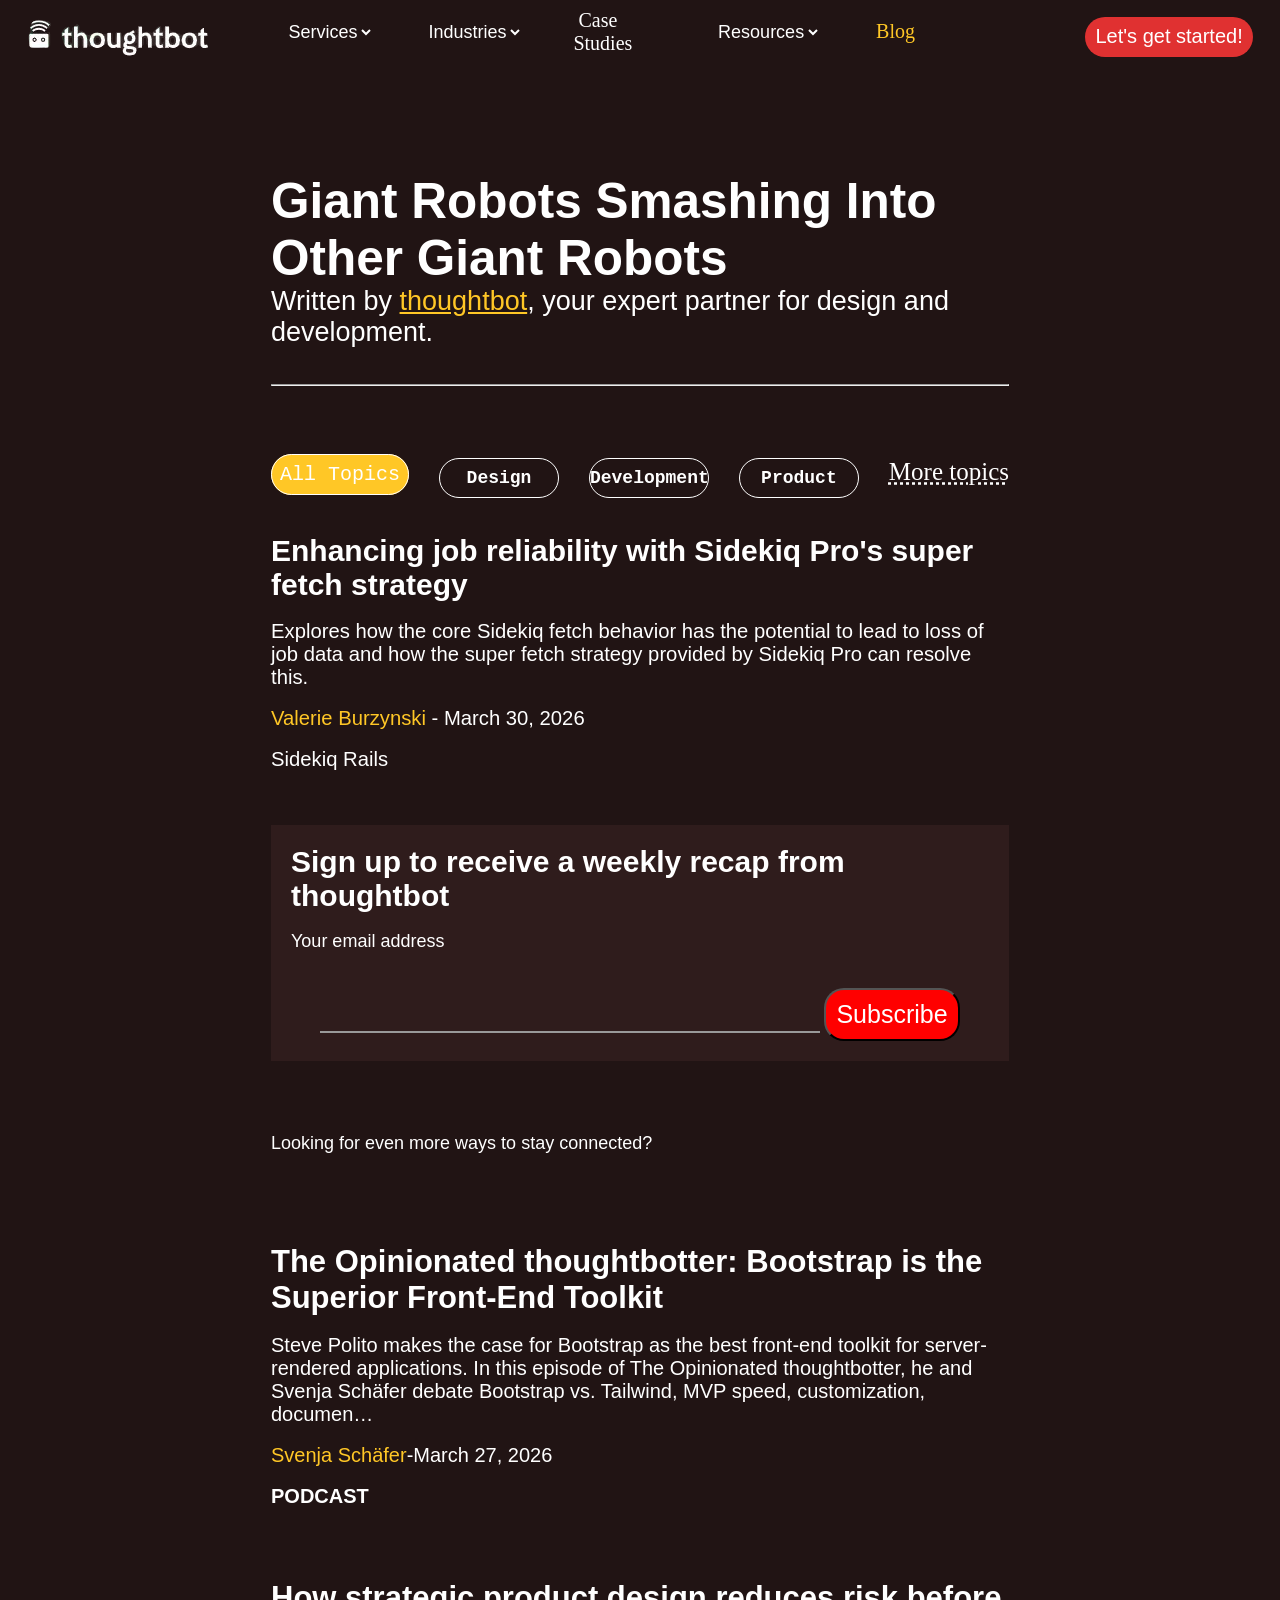
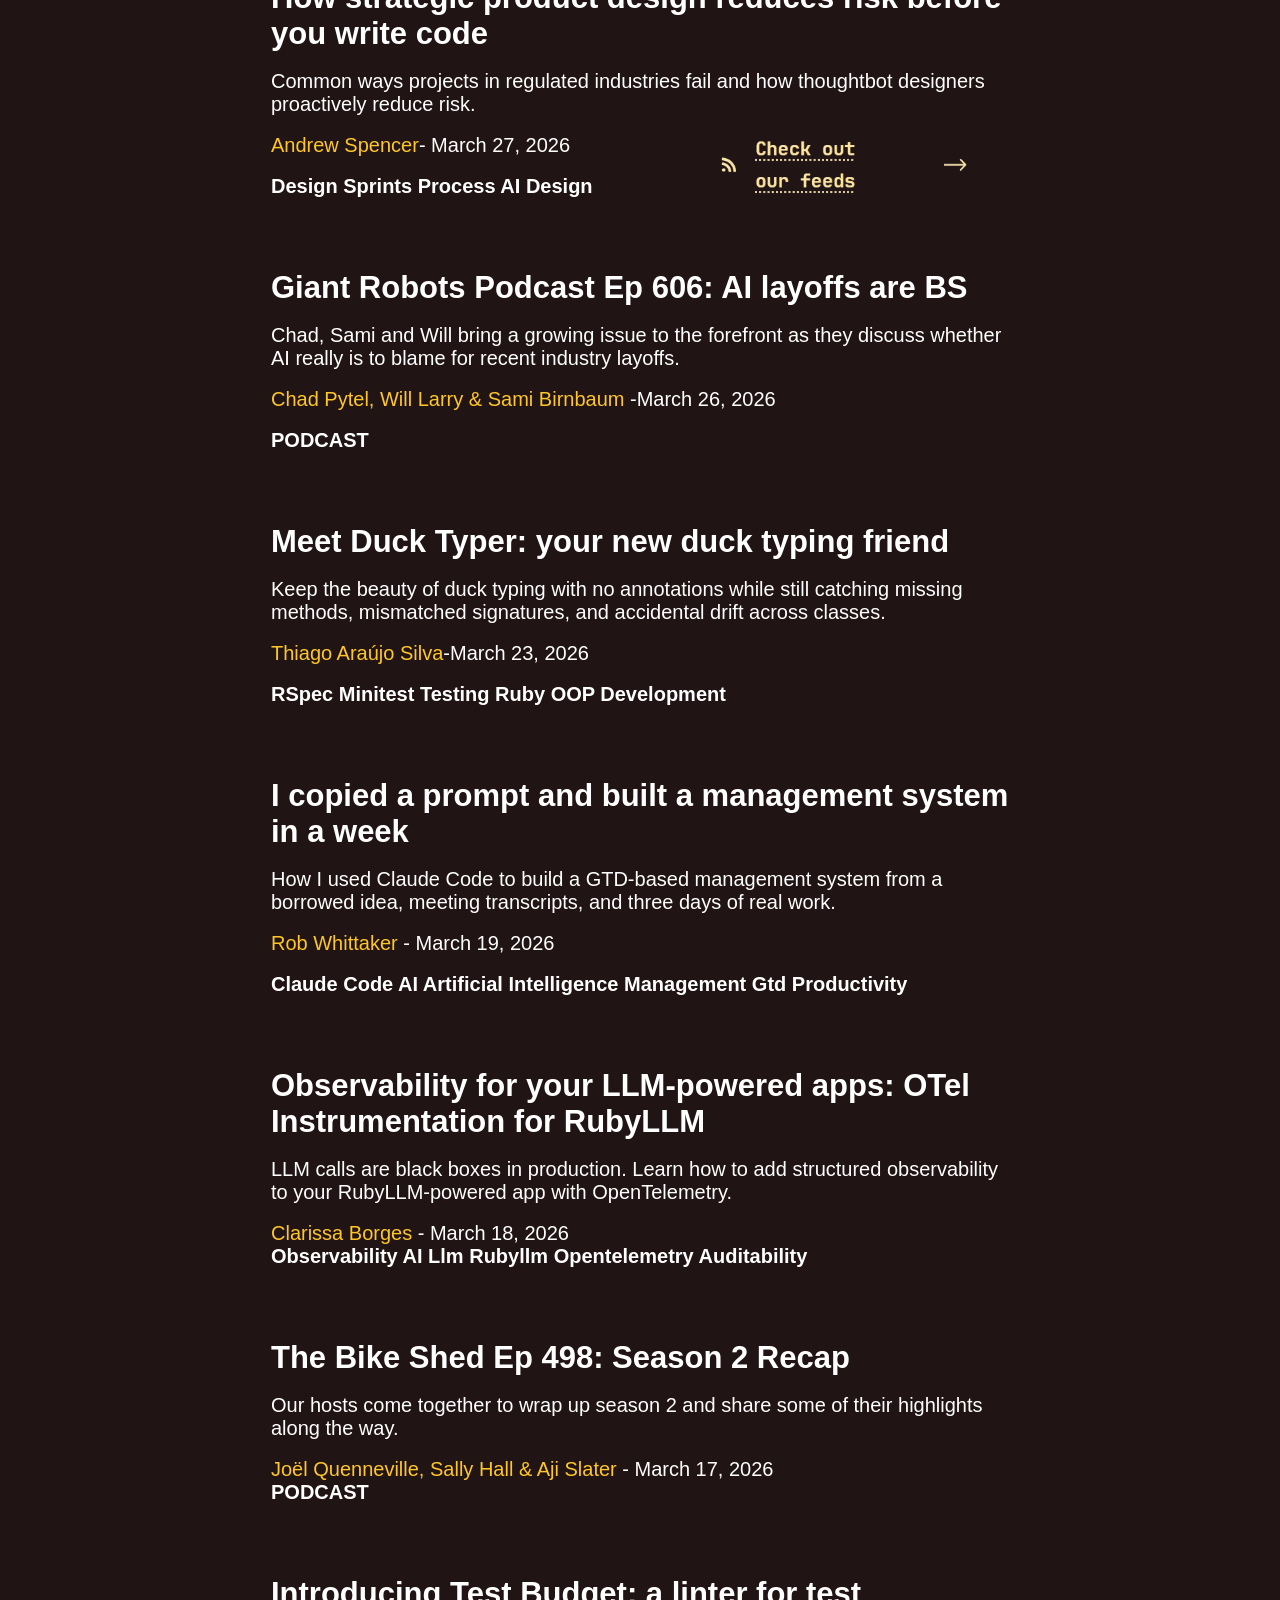
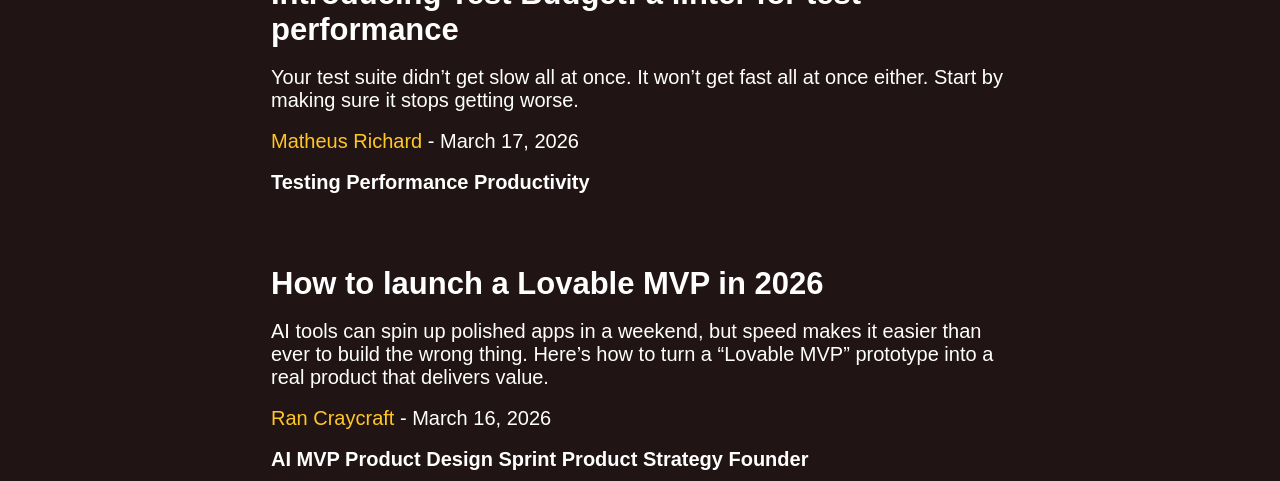
<file: index.html>
<!DOCTYPE html>
<html lang="en">

<head>
    <meta charset="UTF-8">
    <meta name="viewport" content="width=device-width, initial-scale=1.0">
    <title>Document</title>
    <link rel="stylesheet" href="style.css">
    <link rel="stylesheet" href="responsiveness.css">
</head>

<body>
    <div>
        <nav class="navhead">
            <div class="navheadimg">
                <img src="thoughtbot-removebg-preview.png" alt="">
            </div>
            <ul class="ulhead">
                <li>
                    <select>
                        <option value=""><button class="button-without-border">Services</button></option> Services
                    </select>
                </li>
                <li>
                    <select>
                        <option value=""><button>Industries</button></option>Industries
                    </select>
                </li>
                <li>
                    <a href="#">Case Studies</a>
                </li>
                <li>
                    <select>
                        <option value=""><button>Resources</button></option>Resources
                    </select>
                </li>
                <li>
                    <a href="#" style="color:#FFC726;">Blog</a>
                </li>
                <button class="letstart" ><a href="/bot.html"></a>Let's get started!</button><br><br>
            </ul>
        </nav><br><br><br><br><br><br><br><br><br>
             
        <div class="body">
            <h1>Giant Robots Smashing Into <br> Other Giant Robots</h1>
            <p>Written by <a href="#">thoughtbot</a>, your expert partner for design and development.</p> <br><br>
            <hr> <br><br><br><br>
            <ul class="topics">
                <li><a href="/bot.html"><span>All Topics </span></a></li>
                <li><a href="/bot.html"><button>Design</button></a></li>
                <li><a href="/bot.html"><button>Development</button></a></li>
                <li><a href="/bot.html"><button>Product</button></a></li>
                <li><a class="more" href="#" style="text-decoration: underline dotted; ">More topics</a></li>
            </ul> <br><br>
            <div class="h2p">
                <h2 class="job">Enhancing job reliability with Sidekiq Pro's super fetch strategy</h2><br>
                <p>Explores how the core Sidekiq fetch behavior has the potential to lead to loss of job data and how the super fetch strategy provided by Sidekiq Pro can resolve this.</p><br>
                <p><span>Valerie Burzynski</span> - March 30, 2026</p><br>
                <p>Sidekiq  Rails</p>
            </div><br><br><br>
            <div class="box">
                <h2>Sign up to receive a weekly recap from thoughtbot</h2><br>
                <p>Your email address</p> <br><br>
                <input type="text" name="" id=""> <button>Subscribe</button>
            </div> <br><br><br><br>
            <div class="connected">
                <p>Looking for even more ways to stay connected?</p>
                <img src="screenshort-removebg-preview.png" alt="">
            </div><br><br><br><br><br>
            
            <div class="the">
                <h2>The Opinionated thoughtbotter: Bootstrap is the Superior Front-End Toolkit</h2><br>
                <P>Steve Polito makes the case for Bootstrap as the best front-end toolkit for server-rendered applications. In this episode of The Opinionated thoughtbotter, he and Svenja Schäfer debate Bootstrap vs. Tailwind, MVP speed, customization, documen…</P> <br>
                <p> <span>Svenja Schäfer</span>-March 27, 2026</p><br>
                <p><B>PODCAST</B></p>
            </div><br><br><br><br>
            <div class="how">
                <h2>How strategic product design reduces risk before you write code</h2><br>
                <p>Common ways projects in regulated industries fail and how thoughtbot designers proactively reduce risk.</p> <br>
                <p><span>Andrew Spencer</span>- March 27, 2026</p><br>
                <p><b>Design Sprints  Process  AI  Design</b></p>
            </div><br><br><br><br>
            <div class="giant">
                <h2>Giant Robots Podcast Ep 606: AI layoffs are BS</h2><br>
                <p>Chad, Sami and Will bring a growing issue to the forefront as they discuss whether AI really is to blame for recent industry layoffs.</p><br>
                <p><span>Chad Pytel, Will Larry & Sami Birnbaum </span>-March 26, 2026</p><br>
                <p><b>PODCAST</b></p>
            </div><br><br><br><br>
            <div class="meet">
                <h2>Meet Duck Typer: your new duck typing friend</h2><br>
                <p>Keep the beauty of duck typing with no annotations while still catching missing methods, mismatched signatures, and accidental drift across classes.</p><br>
                <p><span>Thiago Araújo Silva</span>-March 23, 2026</p><br>
                <p><b>RSpec  Minitest  Testing  Ruby  OOP  Development</b></p>
            </div><br><br><br><br>
            <div class="copied">
                <h2>I copied a prompt and built a management system in a week</h2><br>
                <p>How I used Claude Code to build a GTD-based management system from a borrowed idea, meeting transcripts, and three days of real work.</p><br>
                <p><span>Rob Whittaker </span>- March 19, 2026</p><br>
                <p><b>Claude Code  AI  Artificial Intelligence  Management  Gtd  Productivity</b></p>
            </div><br><br><br><br>
            <div class="observa">
                <h2>Observability for your LLM-powered apps: OTel Instrumentation for RubyLLM</h2><br>
                <p>LLM calls are black boxes in production. Learn how to add structured observability to your RubyLLM-powered app with OpenTelemetry.</p><br>
                <p><span>Clarissa Borges </span>- March 18, 2026</p>
                <p><b>Observability  AI  Llm  Rubyllm  Opentelemetry  Auditability</b></p>
            </div><br><br><br><br>
            <div class="bike">
                <h2>The Bike Shed Ep 498: Season 2 Recap</h2><br>
                <p>Our hosts come together to wrap up season 2 and share some of their highlights along the way.</p><br>
                <p><span>Joël Quenneville, Sally Hall & Aji Slater </span>- March 17, 2026</p>
                <p><b>PODCAST</b></p>
            </div><br><br><br><br>
            <div class="intro">
                <h2>Introducing Test Budget: a linter for test performance</h2><br>
                <p>Your test suite didn’t get slow all at once. It won’t get fast all at once either. Start by making sure it stops getting worse.</p><br>
                <p><span>Matheus Richard </span>- March 17, 2026</p><br>
                <p><b>Testing  Performance  Productivity</b></p>
            </div><br><br><br><br>
            <div class="launch">
                <h2>How to launch a Lovable MVP in 2026</h2><br>
                <p>AI tools can spin up polished apps in a weekend, but speed makes it easier than ever to build the wrong thing. Here’s how to turn a “Lovable MVP” prototype into a real product that delivers value.</p><br>
                <p><span>Ran Craycraft </span>- March 16, 2026</p><br>
                <p><b>AI  MVP  Product Design Sprint  Product Strategy  Founder</b></p>
            </div>
        </div>
    </div>
</body>

</html>
</file>
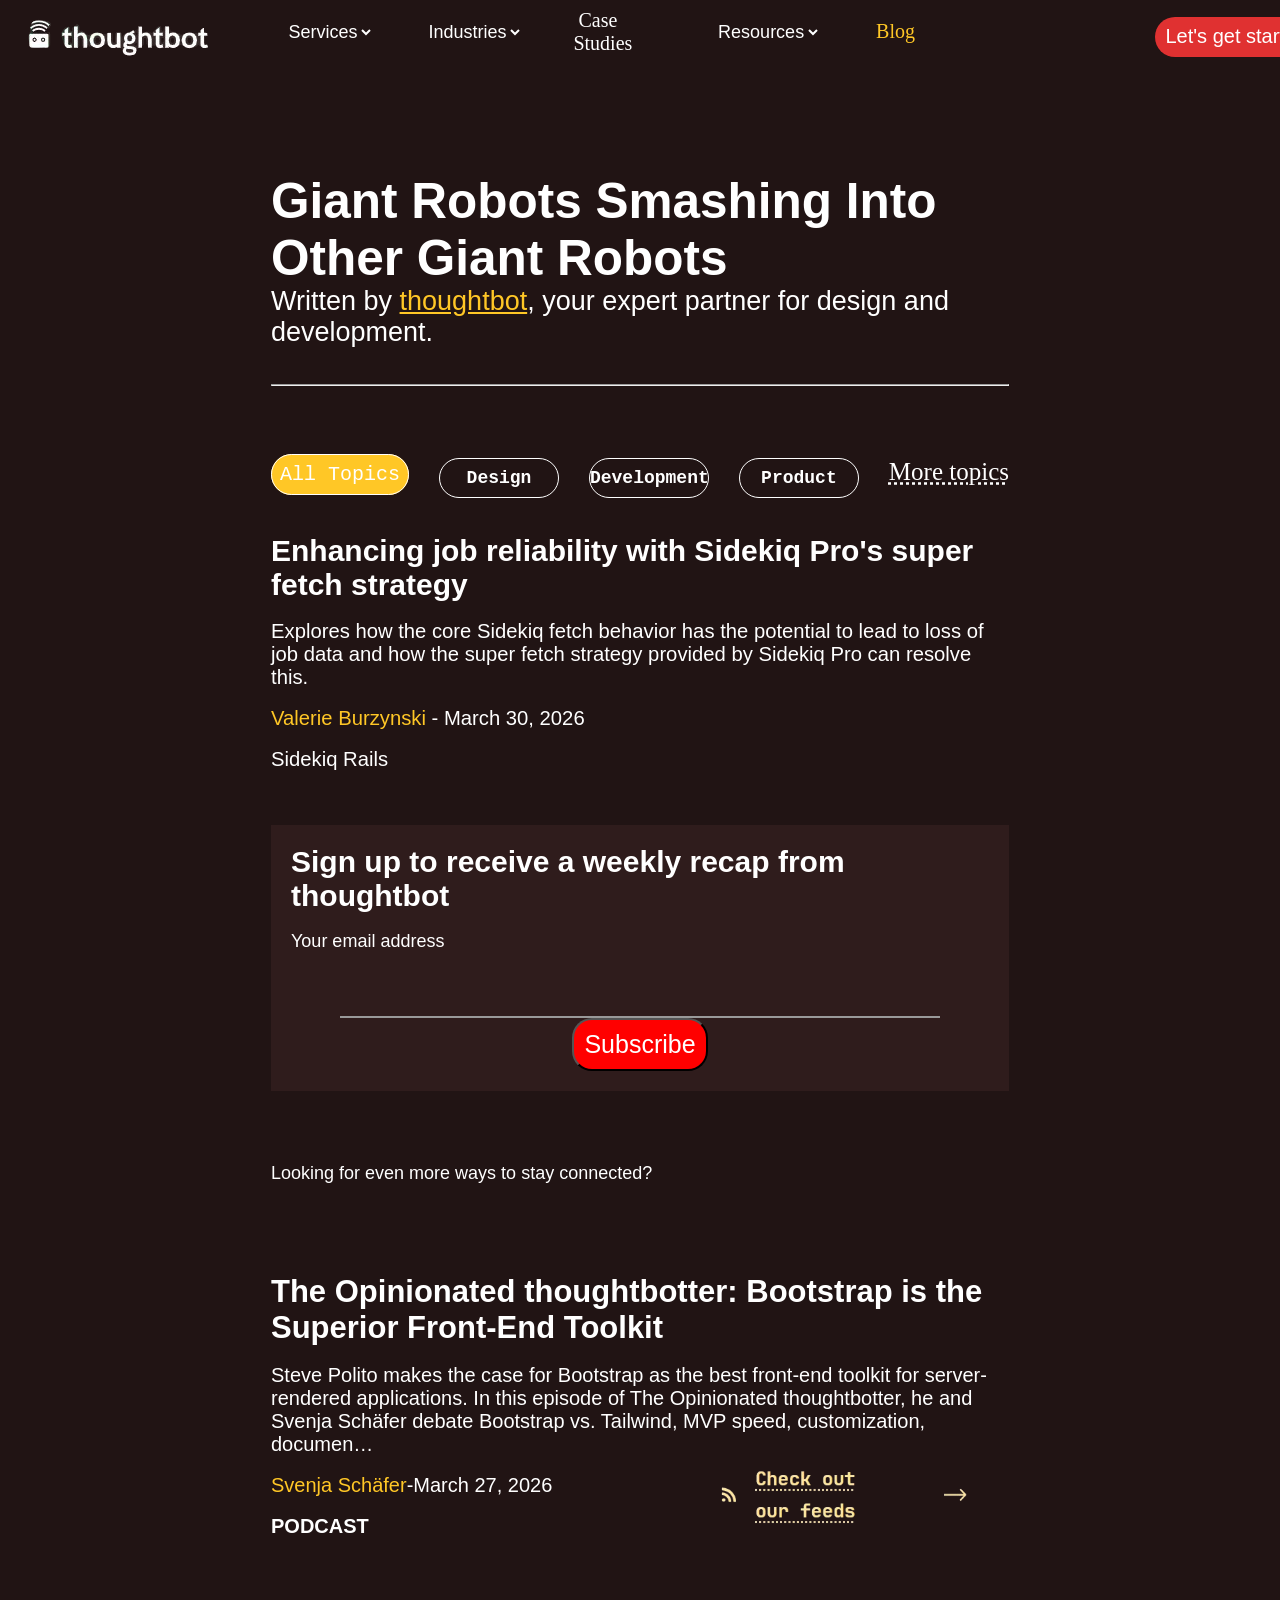
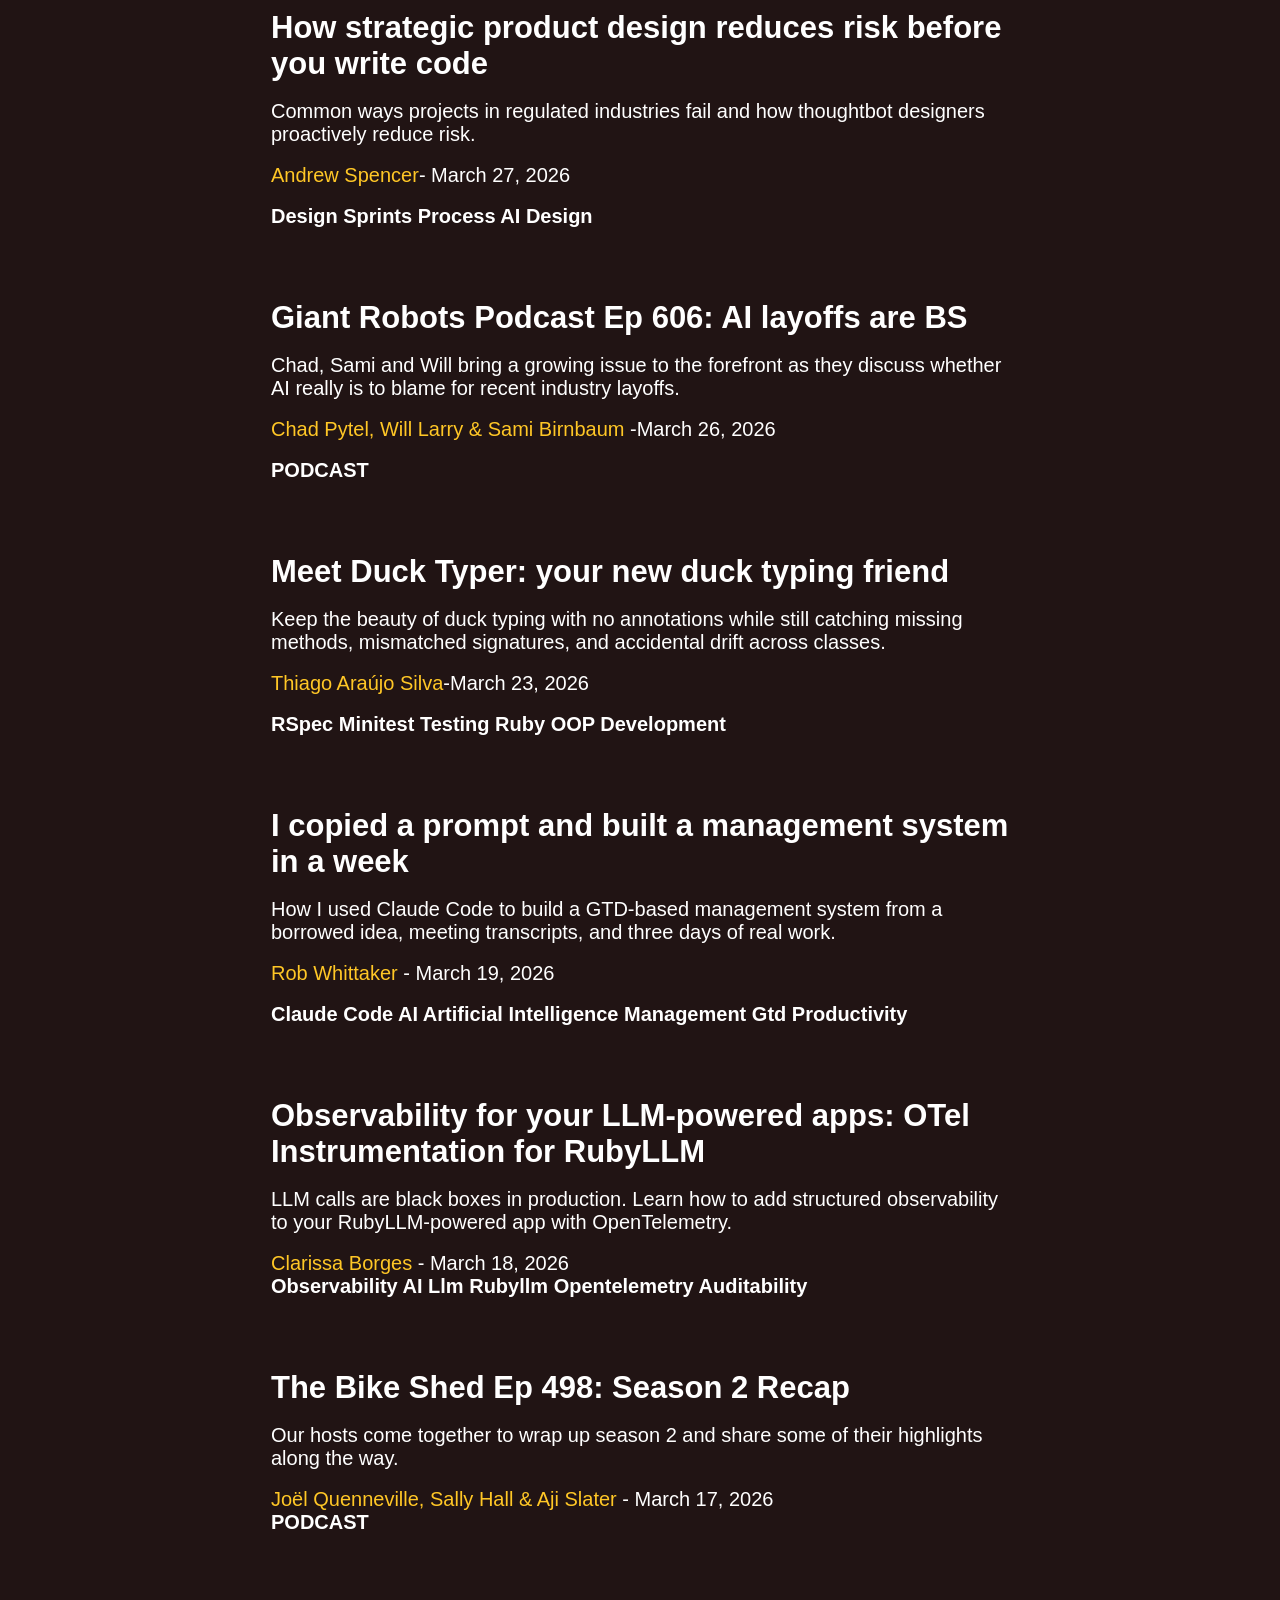
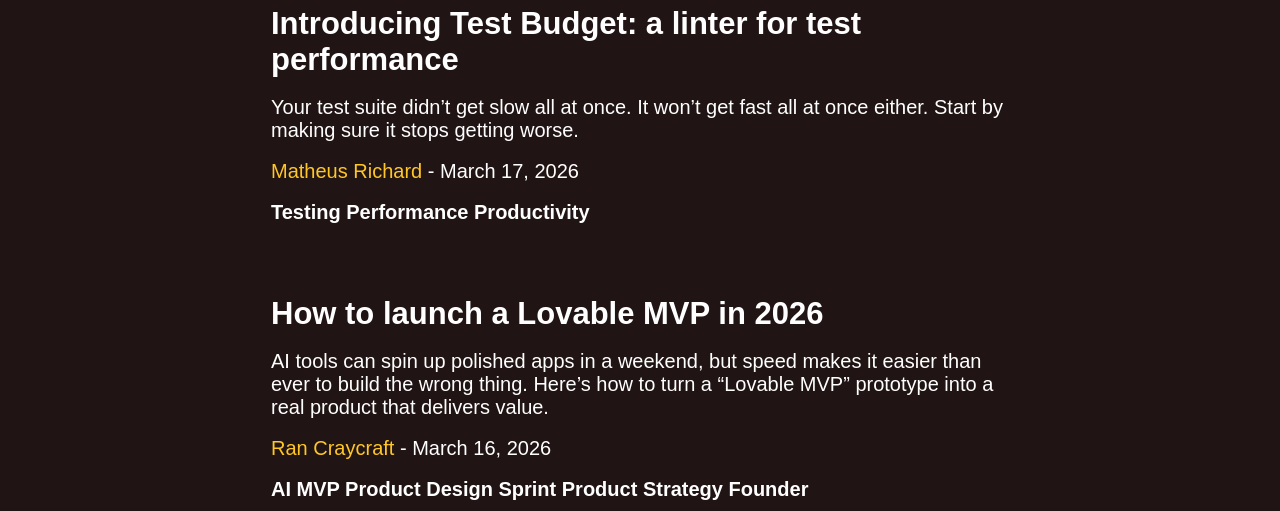
<file: bot.html>
<!DOCTYPE html>
<html lang="en">

<head>
    <meta charset="UTF-8">
    <meta name="viewport" content="width=device-width, initial-scale=1.0">
    <title>Document</title>
    <link rel="stylesheet" href="./bot.css">
</head>

<body>
    <div>
        <nav class="navhead">
            <div class="navheadimg">
                <img src="/thoughtbot-removebg-preview.png" alt="">
            </div>
            <ul class="ulhead">
                <li>
                    <select>
                        <option value=""><button class="button-without-border">Services</button></option> Services
                    </select>
                </li>
                <li>
                    <select>
                        <option value=""><button>Industries</button></option>Industries
                    </select>
                </li>
                <li>
                    <a href="#">Case Studies</a>
                </li>
                <li>
                    <select>
                        <option value=""><button>Resources</button></option>Resources
                    </select>
                </li>
                <li>
                    <a href="#" style="color:#FFC726;">Blog</a>
                </li>
                <button class="letstart" ><a href="/bot.html"></a>Let's get started!</button><br><br>
            </ul>
        </nav><br><br><br><br><br><br><br><br><br>
             
        <div class="body">
            <h1>Giant Robots Smashing Into <br> Other Giant Robots</h1>
            <p>Written by <a href="#">thoughtbot</a>, your expert partner for design and development.</p> <br><br>
            <hr> <br><br><br><br>
            <ul class="topics">
                <li><a href="/bot.html"><span>All Topics </span></a></li>
                <li><a href="/bot.html"><button>Design</button></a></li>
                <li><a href="/bot.html"><button>Development</button></a></li>
                <li><a href="/bot.html"><button>Product</button></a></li>
                <li><a href="#" style="text-decoration: underline dotted; ">More topics</a></li>
            </ul> <br><br>
            <div class="h2p">
                <h2 class="job">Enhancing job reliability with Sidekiq Pro's super fetch strategy</h2><br>
                <p>Explores how the core Sidekiq fetch behavior has the potential to lead to loss of job data and how the super fetch strategy provided by Sidekiq Pro can resolve this.</p><br>
                <p><span>Valerie Burzynski</span> - March 30, 2026</p><br>
                <p>Sidekiq  Rails</p>
            </div><br><br><br>
            <div class="box">
                <h2>Sign up to receive a weekly recap from thoughtbot</h2><br>
                <p>Your email address</p> <br><br>
                <input type="text" name="" id=""> <button>Subscribe</button>
            </div> <br><br><br><br>
            <div class="connected">
                <p>Looking for even more ways to stay connected?</p>
                <img src="/screenshort-removebg-preview.png" alt="">
            </div><br><br><br><br><br>
            
            <div class="the">
                <h2>The Opinionated thoughtbotter: Bootstrap is the Superior Front-End Toolkit</h2><br>
                <P>Steve Polito makes the case for Bootstrap as the best front-end toolkit for server-rendered applications. In this episode of The Opinionated thoughtbotter, he and Svenja Schäfer debate Bootstrap vs. Tailwind, MVP speed, customization, documen…</P> <br>
                <p> <span>Svenja Schäfer</span>-March 27, 2026</p><br>
                <p><B>PODCAST</B></p>
            </div><br><br><br><br>
            <div class="how">
                <h2>How strategic product design reduces risk before you write code</h2><br>
                <p>Common ways projects in regulated industries fail and how thoughtbot designers proactively reduce risk.</p> <br>
                <p><span>Andrew Spencer</span>- March 27, 2026</p><br>
                <p><b>Design Sprints  Process  AI  Design</b></p>
            </div><br><br><br><br>
            <div class="giant">
                <h2>Giant Robots Podcast Ep 606: AI layoffs are BS</h2><br>
                <p>Chad, Sami and Will bring a growing issue to the forefront as they discuss whether AI really is to blame for recent industry layoffs.</p><br>
                <p><span>Chad Pytel, Will Larry & Sami Birnbaum </span>-March 26, 2026</p><br>
                <p><b>PODCAST</b></p>
            </div><br><br><br><br>
            <div class="meet">
                <h2>Meet Duck Typer: your new duck typing friend</h2><br>
                <p>Keep the beauty of duck typing with no annotations while still catching missing methods, mismatched signatures, and accidental drift across classes.</p><br>
                <p><span>Thiago Araújo Silva</span>-March 23, 2026</p><br>
                <p><b>RSpec  Minitest  Testing  Ruby  OOP  Development</b></p>
            </div><br><br><br><br>
            <div class="copied">
                <h2>I copied a prompt and built a management system in a week</h2><br>
                <p>How I used Claude Code to build a GTD-based management system from a borrowed idea, meeting transcripts, and three days of real work.</p><br>
                <p><span>Rob Whittaker </span>- March 19, 2026</p><br>
                <p><b>Claude Code  AI  Artificial Intelligence  Management  Gtd  Productivity</b></p>
            </div><br><br><br><br>
            <div class="observa">
                <h2>Observability for your LLM-powered apps: OTel Instrumentation for RubyLLM</h2><br>
                <p>LLM calls are black boxes in production. Learn how to add structured observability to your RubyLLM-powered app with OpenTelemetry.</p><br>
                <p><span>Clarissa Borges </span>- March 18, 2026</p>
                <p><b>Observability  AI  Llm  Rubyllm  Opentelemetry  Auditability</b></p>
            </div><br><br><br><br>
            <div class="bike">
                <h2>The Bike Shed Ep 498: Season 2 Recap</h2><br>
                <p>Our hosts come together to wrap up season 2 and share some of their highlights along the way.</p><br>
                <p><span>Joël Quenneville, Sally Hall & Aji Slater </span>- March 17, 2026</p>
                <p><b>PODCAST</b></p>
            </div><br><br><br><br>
            <div class="intro">
                <h2>Introducing Test Budget: a linter for test performance</h2><br>
                <p>Your test suite didn’t get slow all at once. It won’t get fast all at once either. Start by making sure it stops getting worse.</p><br>
                <p><span>Matheus Richard </span>- March 17, 2026</p><br>
                <p><b>Testing  Performance  Productivity</b></p>
            </div><br><br><br><br>
            <div class="launch">
                <h2>How to launch a Lovable MVP in 2026</h2><br>
                <p>AI tools can spin up polished apps in a weekend, but speed makes it easier than ever to build the wrong thing. Here’s how to turn a “Lovable MVP” prototype into a real product that delivers value.</p><br>
                <p><span>Ran Craycraft </span>- March 16, 2026</p><br>
                <p><b>AI  MVP  Product Design Sprint  Product Strategy  Founder</b></p>
            </div>
        </div>
    </div>
</body>

</html>
</file>
<file: style.css>
*{
    margin: 0px;
    padding: 0px;
    box-sizing: border-box;
}


body {
    /* width: 100%; */
    background-color: rgb(33, 20, 20);
    color: rgb(234, 230, 228)
}

.ulhead {
    color: white;
    /* display:flex;
    /* justify-content:space-between; */
    /* text-align: center;
    margin-left: 100px; */
    float: left;
    display: flex;
    justify-content: center;
    gap: 20px;
    padding-top: 50px;
    align-items: center;
    margin-left: 25%;
    margin-top: -14%;
    background-color:rgb(33, 20, 20);
    justify-content: space-around;
}

.ulhead li {
    list-style: none;
    margin-left: 30px;
    font-size: 20px;
    color: white;
}
.ulhead li:hover{
    color: #FFC726;
    text-decoration: underline;
}
.ulhead li a {
    list-style: none;
    margin-left: 5px;
    font-size: 20px;
    color: white;
    text-decoration: none;
}
.topics li a:hover{
    color: #FFC726;
}

.topics li a button:hover{
    background-color: rgb(255, 231, 163);
    color: black;
}

.ulhead li select {
    background-color:rgb(33, 20, 20);
    color: white;
    font-size: 18px;
    list-style: none;
    /* border-style: solid; */
    text-decoration: none;
    border: none;
}
.ulhead li select:hover{
    color: #FFC726;
    text-decoration: underline;
}
.ulhead button{
    background-color: rgb(224, 49, 49) ;
}
.navhead {
    margin-top: -140px;
    position: fixed;
    /* background-color: black; */
}
.navheadimg{
    margin-top: 150px;
}


.letstart {
    color: white;
    background-color: rgb(224, 49, 49);
    margin-top: 40px;
    width: 200px;
    height: 40px;
    margin-left: 100px;
    font-size: 20px;
    border-radius: 20px;
    border: 2px;
    position: relative;
    top: -15px;
    left:50px;
}
.letstart:hover{
    border: 5px solid;
    border-color: black;
}

.header{
    position: static;
    border: 3px solid;
}
.body{
    color: white;
    text-align: center;
    /* border: 2px solid red; */
    width: 60%;
    margin: auto;
    padding: 10px 15px;
}
.body h1{
    font-size: 49.5px;
    font-family: Arial, Helvetica, sans-serif;
    text-align: left;
}
.body p{
    font-size: 27px;
    font-family: Arial, Helvetica, sans-serif;
    text-align: left;

}
.body p a{
    color: 
#FFC726;

}
.hr1{
    color: wheat;
}
.topics{
    display: flex;
    justify-content: space-between;
}

.topics li{
    color: white;
    list-style: none;
}
.topics li button{
    font-family: monospace;
    font-size: 18px;
    font-weight: 100px;
    background-color:transparent;
    border-radius: 30px;
    text-decoration: none;
    width: 120px;
    height: 40px;
    font-weight: 700;
    color: white;
    border: 0.5px solid; 
    border-color: white;
}
.topics li a span{
    background-color: #FFC726;
    width: 120px;
    height: 40px;
    border: 1px solid;
     font-family: monospace;
    font-size: 20px;
    font-weight: 100px;
    padding: 8px;
    border-radius: 30px;
}
.topics li a span:hover{
    color: black;
}
.topics a{
    font-size: 25px;
    color: white;
    text-decoration: dotted;
}
.job{
    font-size: 30px;
    font-weight: 700;
    text-align: left;
    font-family: Arial, Helvetica, sans-serif;
}
.job:hover{
    color: #FFC726;
    cursor: pointer;
}
h2{
    font-size: 30px;
    font-weight: 700;
    text-align: left;
    font-family: Arial, Helvetica, sans-serif;
}
h2:hover{
    color: #FFC726;
    cursor: pointer;
}
.h2p p{
    font-size: 20.25px;
    font-weight: 400;
}
.h2p p span{
    color: #FFC726;
}
.box{
    box-sizing: content-box;
    background-color: #2F1C1C;
    text-box:inherit;
    padding: 20px;
}
.box p{
    font-size: 18px;
    font-weight: 400;
}
.box input{
    min-width: 200px;
    border: none;
    border-bottom: 2px solid #999;
    background-color: transparent;
    color: white;
    width: 500px;
    height: 30px;
    font-size: 20px;
}
/* .box input:hover{
    border: none;
} */
.box button{
    font-size: 25px;
    background-color:red;
    border-radius: 20px;
    padding: 10px;
    color: white;
}
.box button:hover{
     border: 5px solid;
    border-color: black;
}

.connected p{
    font-size: 18px;
}
.connected img{
    width: 300px;
    position: absolute;
    bottom: -100%;
    left: 55%;
}
.connected img:hover{
    color: blue;
}
.the h2{
    font-size: 31px;
    font-family: Arial, Helvetica, sans-serif;
}
.the p{
    font-size: 20px;
}
.the p span{
    color: #FFC726;
}
.how h2{
    font-size: 31px;
    font-family: Arial, Helvetica, sans-serif;
}
.how p span{
    color: #FFC726;
}
.how p{
    font-size: 20px;
}
.giant h2{
    font-size: 31px;
    font-family: Arial, Helvetica, sans-serif;
}
.giant p{
    font-size: 20px;
}
.giant p span{
    color: #FFC726;
}
.meet h2{
    font-size: 31px;
    font-family: Arial, Helvetica, sans-serif;
}
.meet p{
    font-size: 20px;
}
.meet p span{
    color: #FFC726;
}
.copied h2{
    font-size: 31px;
    font-family: Arial, Helvetica, sans-serif;
}
.copied p{
    font-size: 20px;
}
.copied p span{
    color: #FFC726;
}
.observa h2{
    font-size: 31px;
    font-family: Arial, Helvetica, sans-serif;
}
.observa p{
    font-size: 20px;
}
.observa p span{
    color: #FFC726;
}
.bike h2{
    font-size: 31px;
    font-family: Arial, Helvetica, sans-serif;
}
.bike p{
    font-size: 20px;
}
.bike p span{
    color: #FFC726;
}
.intro h2{
     font-size: 31px;
    font-family: Arial, Helvetica, sans-serif;
}
.intro p{
    font-size: 20px;
}
.intro p span{
    color: #FFC726;
}
.launch h2{
    font-size: 31px;
    font-family: Arial, Helvetica, sans-serif;
}
.launch p{
    font-size: 20px;
}
.launch p span{
    color: #FFC726;
}
</file>
<file: responsiveness.css>
* {
    margin: 0;
    padding: 0;
    box-sizing: border-box;
}

@media screen and (max-width: 768px) {
    body {
        max-width: 100%;
    }

    .navheadimg img {
        width: 120px;
        /* height: 30px; */
    }

    .navhead {
        width: 1px;
    }

    .ulhead li {
        display: none;
    }

    .letstart {
        font-size: 7px;
        width: 70px;
        margin-top: -150px;
        margin-left: 150px;
    }

    .ulhead button {
        padding: 2px;
        border-radius: 50px;
    }

    .body h1 {
        width: 250px;
        font-size: 25px;
        margin-left: -100px;
    }

    .body p {
        width: 250px;
        font-size: 15px;
        margin-left: -100px;
    }

    .body hr {
        margin-left: -100px;
        width: 250px;
    }

    .topics{
        /* width: 5px; */
        width: 250px;
        flex-wrap: wrap;
        margin-left: -100px;
    }
    .topics li a {
        font-size: 25px;
        width: 5px;
        margin-left:px;
    }
    .topics li a button{
        font-size: 10px;
        width: 70px;
        border-radius: px;
        margin-bottom: 20px;
        /* padding: 100px; */
    }
    .topics li a span{
        font-size: 10px;
        /* margin-top: 10px; */
    }
    .more {
        font-size: 15px !important;
        margin-left: -250px !important;
        /* margin-bottom: -5000px !important; */
    }
    .job{
        margin-left: -100px;
        width: 250px;
        font-size: 25px;
    }
    .box{
        width: 230px;
        margin-left: -100px;
    }
    .box h2{
        font-size: 16px;
    }
    .box p{
        margin-left: 0px;
        font-size: 12px;
    }
    .box input{
        margin-bottom: 5px;
        width: 250px;
    }
    .box button{
        width: 200px;
        font-size: 16px;
        padding: 10px;
    }
    .the h2{
        margin-left: -100px;
        font-size: 25px;
        width: 250px;
    }
    .connected img{
        display: none;
    }
    .how h2{
        margin-left: -100px;
        width: 250px;
        font-size: 25px;
    }
    .giant h2{
         margin-left: -100px;
        width: 250px;
        font-size: 25px;
    }
    .meet h2{
         margin-left: -100px;
        width: 250px;
        font-size: 25px;
    }
    .copied h2{
         margin-left: -100px;
        width: 250px;
        font-size: 25px;
    }
    .observa h2{
         margin-left: -100px;
        width: 250px;
        font-size: 25px;
    }
    .bike h2{
         margin-left: -100px;
        width: 250px;
        font-size: 25px;
    }
    .intro h2{
         margin-left: -100px;
        width: 250px;
        font-size: 25px;
    }
    .launch h2{
        margin-left: -100px;
        width: 250px;
        font-size: 25px;
    }

}
</file>
<file: bot.css>
*{
    margin: 0px;
    padding: 0px;
    box-sizing: border-box;
}


body {
    
    background-color: rgb(33, 20, 20);
    color: rgb(234, 230, 228)
}

.ulhead {
    color: white;
    /* display:flex;
    /* justify-content:space-between; */
    /* text-align: center;
    margin-left: 100px; */
    float: left;
    display: flex;
    justify-content: center;
    gap: 20px;
    padding-top: 50px;
    align-items: center;
    margin-left: 25%;
    margin-top: -14%;
    background-color:rgb(33, 20, 20);
    justify-content: space-around;
}

.ulhead li {
    list-style: none;
    margin-left: 30px;
    font-size: 20px;
    color: white;
}
.ulhead li:hover{
    color: #FFC726;
    text-decoration: underline;
}
.ulhead li a {
    list-style: none;
    margin-left: 5px;
    font-size: 20px;
    color: white;
    text-decoration: none;
}
.topics li a:hover{
    color: #FFC726;
}

.topics li a button:hover{
    background-color: rgb(255, 231, 163);
    color: black;
}

.ulhead li select {
    background-color:rgb(33, 20, 20);
    color: white;
    font-size: 18px;
    list-style: none;
    /* border-style: solid; */
    text-decoration: none;
    border: none;
}
.ulhead li select:hover{
    color: #FFC726;
    text-decoration: underline;
}
.ulhead button{
    background-color: rgb(224, 49, 49) ;
}
.navhead {
    margin-top: -140px;
    position: fixed;
    /* background-color: black; */
}
.navheadimg{
    margin-top: 150px;
}


.letstart {
    color: white;
    background-color: rgb(224, 49, 49);
    margin-top: 40px;
    width: 200px;
    height: 40px;
    margin-left: 100px;
    font-size: 20px;
    border-radius: 20px;
    border: 2px;
    position: relative;
    top: -15px;
    left:120px;
}
.letstart:hover{
    border: 5px solid;
    border-color: black;
}

.header{
    position: static;
    border: 3px solid;
}
.body{
    color: white;
    text-align: center;
    /* border: 2px solid red; */
    width: 60%;
    margin: auto;
    padding: 10px 15px;
}
.body h1{
    font-size: 49.5px;
    font-family: Arial, Helvetica, sans-serif;
    text-align: left;
}
.body p{
    font-size: 27px;
    font-family: Arial, Helvetica, sans-serif;
    text-align: left;

}
.body p a{
    color: 
#FFC726;

}
.hr1{
    color: wheat;
}
.topics{
    display: flex;
    justify-content: space-between;
}

.topics li{
    color: white;
    list-style: none;
}
.topics li button{
    font-family: monospace;
    font-size: 18px;
    font-weight: 100px;
    background-color:transparent;
    border-radius: 30px;
    text-decoration: none;
    width: 120px;
    height: 40px;
    font-weight: 700;
    color: white;
    border: 0.5px solid; 
    border-color: white;
}
.topics li a span{
    background-color: #FFC726;
    width: 120px;
    height: 40px;
    border: 1px solid;
     font-family: monospace;
    font-size: 20px;
    font-weight: 100px;
    padding: 8px;
    border-radius: 30px;
}
.topics li a span:hover{
    color: black;
}
.topics a{
    font-size: 25px;
    color: white;
    text-decoration: dotted;
}
.job{
    font-size: 30px;
    font-weight: 700;
    text-align: left;
    font-family: Arial, Helvetica, sans-serif;
}
.job:hover{
    color: #FFC726;
    cursor: pointer;
}
h2{
    font-size: 30px;
    font-weight: 700;
    text-align: left;
    font-family: Arial, Helvetica, sans-serif;
}
h2:hover{
    color: #FFC726;
    cursor: pointer;
}
.h2p p{
    font-size: 20.25px;
    font-weight: 400;
}
.h2p p span{
    color: #FFC726;
}
.box{
    box-sizing: content-box;
    background-color: #2F1C1C;
    text-box:inherit;
    padding: 20px;
}
.box p{
    font-size: 18px;
    font-weight: 400;
}
.box input{
    min-width: 200px;
    border: none;
    border-bottom: 2px solid #999;
    background-color: transparent;
    color: white;
    width: 600px;
    height: 30px;
    font-size: 20px;
}
/* .box input:hover{
    border: none;
} */
.box button{
    font-size: 25px;
    background-color:red;
    border-radius: 20px;
    padding: 10px;
    color: white;
}
.box button:hover{
     border: 5px solid;
    border-color: black;
}

.connected p{
    font-size: 18px;
}
.connected img{
    width: 300px;
    position: absolute;
    bottom: -70%;
    left: 55%;
}
.connected img:hover{
    color: blue;
}
.the h2{
    font-size: 31px;
    font-family: Arial, Helvetica, sans-serif;
}
.the p{
    font-size: 20px;
}
.the p span{
    color: #FFC726;
}
.how h2{
    font-size: 31px;
    font-family: Arial, Helvetica, sans-serif;
}
.how p span{
    color: #FFC726;
}
.how p{
    font-size: 20px;
}
.giant h2{
    font-size: 31px;
    font-family: Arial, Helvetica, sans-serif;
}
.giant p{
    font-size: 20px;
}
.giant p span{
    color: #FFC726;
}
.meet h2{
    font-size: 31px;
    font-family: Arial, Helvetica, sans-serif;
}
.meet p{
    font-size: 20px;
}
.meet p span{
    color: #FFC726;
}
.copied h2{
    font-size: 31px;
    font-family: Arial, Helvetica, sans-serif;
}
.copied p{
    font-size: 20px;
}
.copied p span{
    color: #FFC726;
}
.observa h2{
    font-size: 31px;
    font-family: Arial, Helvetica, sans-serif;
}
.observa p{
    font-size: 20px;
}
.observa p span{
    color: #FFC726;
}
.bike h2{
    font-size: 31px;
    font-family: Arial, Helvetica, sans-serif;
}
.bike p{
    font-size: 20px;
}
.bike p span{
    color: #FFC726;
}
.intro h2{
     font-size: 31px;
    font-family: Arial, Helvetica, sans-serif;
}
.intro p{
    font-size: 20px;
}
.intro p span{
    color: #FFC726;
}
.launch h2{
    font-size: 31px;
    font-family: Arial, Helvetica, sans-serif;
}
.launch p{
    font-size: 20px;
}
.launch p span{
    color: #FFC726;
}
</file>
